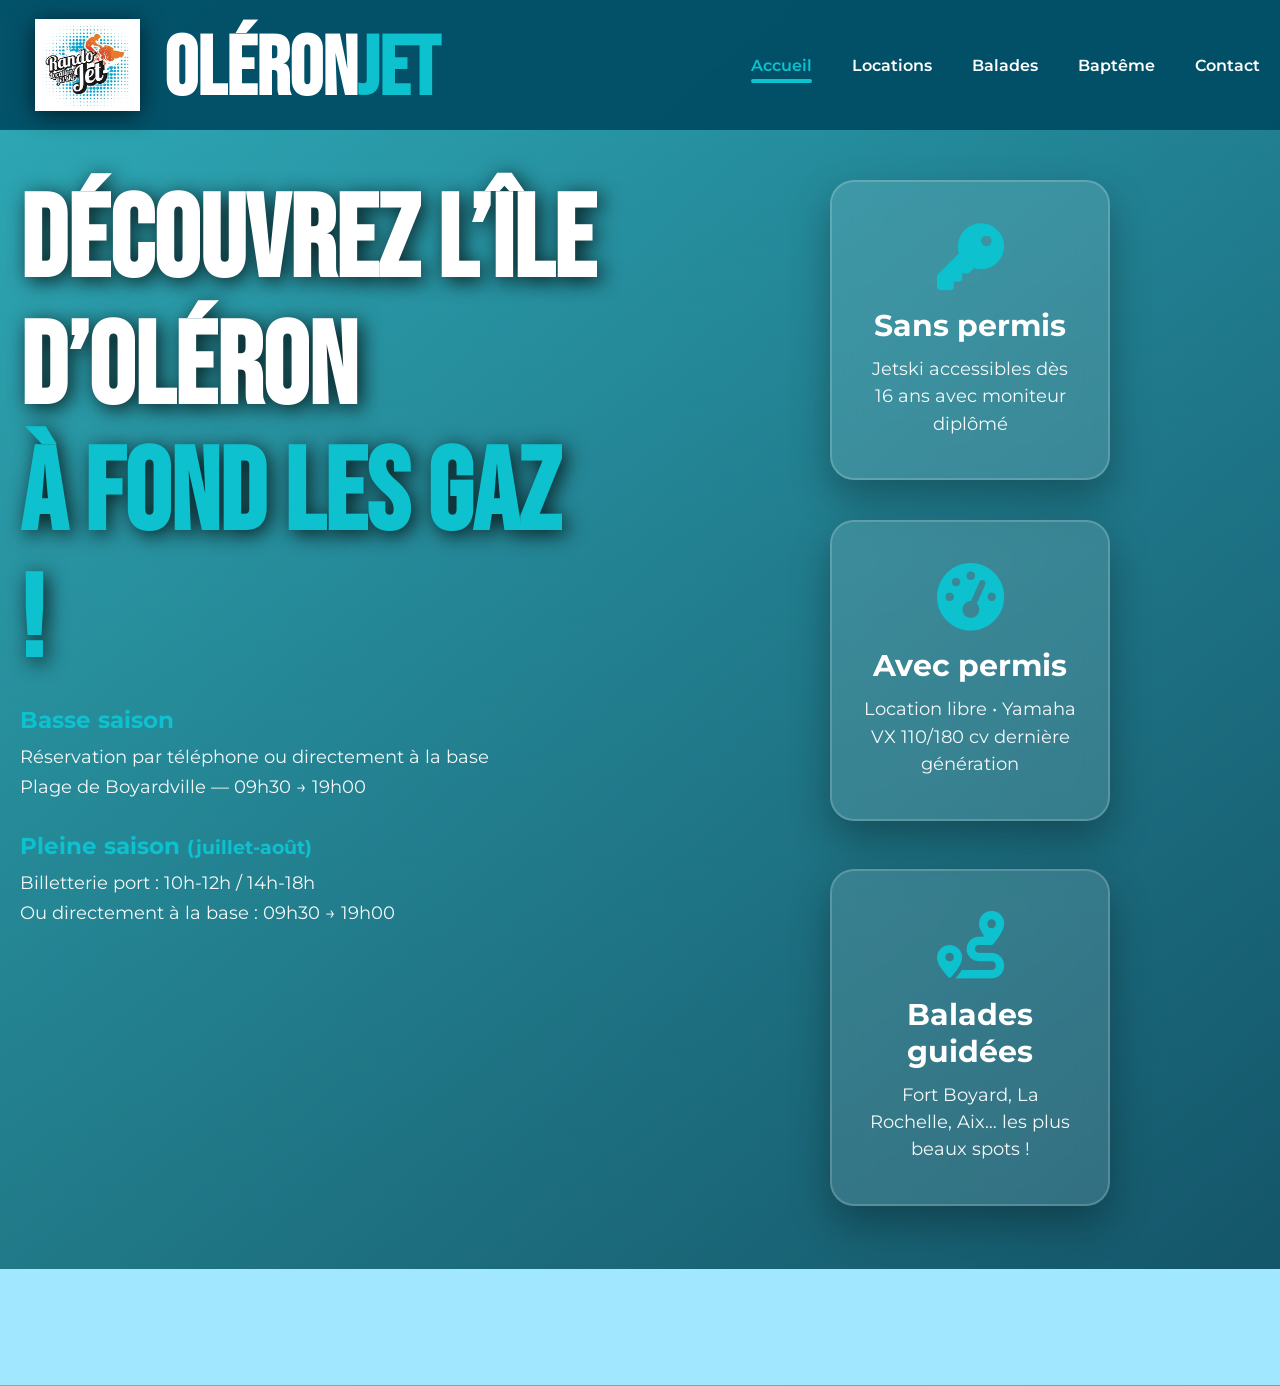
<file: index.html>
<!DOCTYPE html>
<html lang="fr">
<head>
    <meta charset="UTF-8">
    <meta name="viewport" content="width=device-width, initial-scale=1.0">
    <title>Oléron Jet - Location & Balades Jetski Île d'Oléron</title>
    <meta name="description" content="Location jetski sans permis dès 16 ans • Balades Fort Boyard • Oléron Jet">
    <link rel="preconnect" href="https://fonts.googleapis.com">
    <link rel="preconnect" href="https://fonts.gstatic.com" crossorigin>
    <link href="https://fonts.googleapis.com/css2?family=Montserrat:wght@400;600;800&family=Bebas+Neue&display=swap" rel="stylesheet">
    <link rel="stylesheet" href="https://cdnjs.cloudflare.com/ajax/libs/font-awesome/6.5.0/css/all.min.css">
    <link rel="stylesheet" href="style.css">
</head>
<body>

    <header class="header">
        <div class="container">
            <a href="index.html" class="logo-link">
  <div class="logo">
    <img src="logo mickael.webp" alt="Oléron Jet" class="logo-img">
    <h1>Oléron<span>Jet</span></h1>
  </div>
</a>
            <nav class="nav">
                <ul>
                    <li><a href="index.html" class="active">Accueil</a></li>
                    <li><a href="location-jetski.html">Locations</a></li>
                    <li><a href="randonnees.html">Balades</a></li>
                    <li><a href="bapteme.html">Baptême</a></li>
                    <li><a href="#" id="openModal">Contact</a></li>
                </ul>
                <div class="hamburger" aria-label="Menu" tabindex="0">
                    <span></span><span></span><span></span>
                </div>
            </nav>
        </div>
    </header>

    <section class="hero-full">
        <div class="hero-overlay"></div>
        <div class="wave-bottom"></div>
        <div class="hero-grid container">
            <div class="hero-left-new">
                <h2>Découvrez l’Île d’Oléron<br><span>à fond les gaz !</span></h2>
                <div class="resa-info">
                    <div class="basse"><h4>Basse saison</h4><p>Réservation par téléphone ou directement à la base<br>Plage de Boyardville — 09h30 → 19h00</p></div>
                    <div class="haute"><h4>Pleine saison <small>(juillet-août)</small></h4><p>Billetterie port : 10h-12h / 14h-18h<br>Ou directement à la base : 09h30 → 19h00</p></div>
                </div>
            </div>
            <div class="hero-right">
                <div class="cards-top">
                    <div class="service-card"><i class="fas fa-key"></i><h3>Sans permis</h3><p>Jetski accessibles dès 16 ans avec moniteur diplômé</p></div>
                    <div class="service-card"><i class="fas fa-tachometer-alt"></i><h3>Avec permis</h3><p>Location libre • Yamaha VX 110/180 cv dernière génération</p></div>
                </div>
                <div class="cards-bottom">
                    <div class="service-card"><i class="fas fa-route"></i><h3>Balades guidées</h3><p>Fort Boyard, La Rochelle, Aix… les plus beaux spots !</p></div>
                </div>
            </div>
        </div>
    </section>

    <div class="modal" id="contactModal">
        <div class="modal-content">
            <button class="close-modal" aria-label="Fermer">×</button>
            <div class="wave-bg"></div>
            <h3>Prenez la vague avec nous !</h3>
            <form>
                <input type="text" placeholder="Votre nom" required>
                <input type="tel" placeholder="Téléphone" required>
                <input type="email" placeholder="Email" required>
                <textarea rows="4" placeholder="Date souhaitée • Nombre de personnes • Message..."></textarea>
                <button type="submit">Envoyer la demande</button>
            </form>
        </div>
    </div>

    <script src="script.js"></script>
</body>
</html>
</file>
<file: style.css>
*{margin:0;padding:0;box-sizing:border-box;}
html{scroll-behavior:smooth;}
body{font-family:'Montserrat',sans-serif;background:linear-gradient(to bottom,#a0e7ff,#e6f9ff);overflow-x:hidden;}
.container{max-width:1400px;margin:0 auto;padding:0 20px;}
:root{--turquoise:#0dc1ce;--bleu-fonce:#004d66;--orange:#ff6b35;}

.header{position:fixed;top:0;left:0;right:0;background:rgba(0,77,102,0.95);backdrop-filter:blur(10px);z-index:1000;padding:1.2rem 0;transition:all .4s;}
.header.scrolled{padding:.7rem 0;background:rgba(0,77,102,0.99);}
.header .container{display:flex;justify-content:space-between;align-items:center;}

.logo{
    display:flex;
    align-items:center;
    gap:clamp(12px,3vw,24px);
    margin-left:clamp(-60px,-6vw,-20px);
}
.logo-img{
    height:clamp(68px,10vw,92px);
    width:auto;
    filter:drop-shadow(0 4px 12px rgba(0,0,0,0.6));
    transition:.3s;
}
.logo h1{
    font-family:'Bebas Neue',sans-serif;
    color:white;
    font-size:clamp(2.6rem,6.5vw,5.2rem) !important;
    margin-bottom:clamp(-10px,-1.5vw,-6px);
    white-space:nowrap;
}
.logo span{color:var(--turquoise);}

.nav ul{display:flex;gap:2.5rem;list-style:none;}
.nav a{color:white;text-decoration:none;font-weight:600;position:relative;transition:.3s;}
.nav a:hover,.nav a.active{color:var(--turquoise);}
.nav a.active::after{content:'';position:absolute;bottom:-8px;left:0;width:100%;height:4px;background:var(--turquoise);border-radius:2px;}
.hamburger{display:none;cursor:pointer;width:36px;height:30px;position:relative;z-index:1001;}
.hamburger span{display:block;width:100%;height:4px;background:white;border-radius:4px;transition:all .4s ease;}
.hamburger span:nth-child(2){margin:7px 0;}
.hamburger.active span:nth-child(1){transform:translateY(11px) rotate(45deg);}
.hamburger.active span:nth-child(2){opacity:0;}
.hamburger.active span:nth-child(3){transform:translateY(-11px) rotate(-45deg);}

@media (max-width: 480px) {
    .logo{margin-left:15px;gap:12px;}
    .logo-img{height:68px;}
    .logo h1{font-size:2.4rem !important;}
}
@media (min-width: 481px) and (max-width:1542px) {
    .logo{margin-left:15px;}
}

.hero-full{
    position:relative;
    min-height:100dvh;
    background:linear-gradient(rgba(0,0,0,0.4),rgba(0,0,0,0.6)),
               url('https://images.unsplash.com/photo-1563809840276-78d460c164af?q=80&w=2070&auto=format') center/cover no-repeat;
    display:flex;
    align-items:center;
    color:white;
    padding-top:calc(env(safe-area-inset-top) + 180px) !important;
    padding-bottom:180px;
}
.hero-overlay{position:absolute;inset:0;background:linear-gradient(135deg,rgba(13,193,206,0.6),rgba(0,77,102,0.8));}
.wave-bottom{
    position:absolute;bottom:0;left:0;right:0;height:117px;
    background:url('data:image/svg+xml;utf8,<svg viewBox="0 0 1440 320" xmlns="http://www.w3.org/2000/svg"><path fill="%23a0e7ff" fill-opacity="1" d="M0,96L48,112C96,128,192,160,288,160C384,160,480,128,576,112C672,96,768,96,864,112C960,128,1056,160,1152,160C1248,160,1344,128,1392,112L1440,96L1440,320L1392,320C1344,320,1248,320,1152,320C1056,320,960,320,864,320C768,320,672,320,576,320C480,320,384,320,288,320C192,320,96,320,48,320L0,320Z"></path></svg>') center bottom/cover no-repeat;
    z-index:1;
}

.hero-grid{
    display:grid;
    grid-template-columns:repeat(auto-fit, minmax(500px, 1fr));
    gap:5rem;
    align-items:start;
    position:relative;
    z-index:2;
    max-width:1400px;
    margin:0 auto;
    padding:0 20px;
}

.hero-left-new h2{font-family:'Bebas Neue',sans-serif;font-size:clamp(3.8rem,9vw,7.5rem);line-height:1.1;margin-bottom:1.2rem;text-shadow:4px 4px 20px rgba(0,0,0,0.8);}
.hero-left-new h2 span{color:var(--turquoise);}
.ouverture{font-size:1.55rem;color:var(--turquoise);font-weight:700;margin:2rem 0 2.5rem;text-shadow:2px 2px 10px rgba(0,0,0,0.8);}
.resa-info{display:grid;gap:1.8rem;}
.resa-info h4{font-size:1.45rem;color:var(--turquoise);margin-bottom:0.5rem;font-weight:700;}
.resa-info p{line-height:1.65;font-size:1.15rem;opacity:0.95;}

.hero-right .cards-top{display:flex;gap:2.5rem;justify-content:center;flex-wrap:wrap;}
.hero-right .cards-bottom{display:flex;justify-content:center;margin-top:3rem;}
.service-card{
    background:rgba(255,255,255,0.12);
    padding:2.6rem 2rem;
    border-radius:24px;
    text-align:center;
    backdrop-filter:blur(14px);
    border:2px solid rgba(255,255,255,0.18);
    box-shadow:0 18px 40px rgba(0,0,0,0.3);
    transition:all .5s;
    color:white;
    width:100%;
    max-width:280px;
}
.service-card:hover{transform:translateY(-16px);background:rgba(255,255,255,0.22);}
.service-card i{font-size:4.2rem;color:var(--turquoise);margin-bottom:1rem;}
.service-card h3{font-size:1.9rem;margin-bottom:0.7rem;font-weight:700;}
.service-card p{font-size:1.1rem;line-height:1.55;opacity:0.95;}

.modal{display:none;position:fixed;inset:0;background:rgba(0,77,102,0.97);backdrop-filter:blur(15px);z-index:2000;align-items:center;justify-content:center;padding:15px;overflow-y:auto;}
.modal.active{display:flex;}
.modal-content{
    position:relative;
    background:rgba(255,255,255,0.98);
    padding:4.5rem 3rem 3.5rem;
    border-radius:28px;
    max-width:520px;
    width:92%;
    margin:20px;
    max-height:95dvh;
    overflow-y:auto;
    box-shadow:0 35px 90px rgba(0,0,0,0.45);
    animation:zoomIn .6s ease;
    border:3px solid rgba(13,193,206,0.25);
    box-sizing:border-box;
}
@keyframes zoomIn{from{transform:scale(0.6);opacity:0}to{transform:scale(1);opacity:1}}
.wave-bg{position:absolute;top:0;left:0;right:0;height:220px;background:linear-gradient(135deg,var(--turquoise),rgba(0,77,102,0.9));opacity:0.2;animation:float 10s ease-in-out infinite;}
@keyframes float{0%,100%{transform:translateY(0)}50%{transform:translateY(-25px)}}
.modal h3{font-size:2.7rem;color:var(--bleu-fonce);text-align:center;margin-bottom:1rem;font-weight:800;position:relative;z-index:2;}
.modal form{position:relative;z-index:2;display:flex;flex-direction:column;gap:1.4rem;}
.modal input,.modal textarea{padding:1.2rem;border:2px solid #e0e0e0;border-radius:14px;font-size:1.05rem;transition:all .3s;}
.modal input:focus,.modal textarea:focus{border-color:var(--turquoise);outline:none;box-shadow:0 0 0 5px rgba(13,193,206,0.25);}
.modal button{padding:1.3rem;background:linear-gradient(45deg,var(--turquoise),#00a0b0);color:white;border:none;border-radius:16px;font-size:1.35rem;font-weight:700;cursor:pointer;transition:all .4s;box-shadow:0 10px 30px rgba(13,193,206,0.3);}
.modal button:hover{transform:translateY(-6px) scale(1.05);}
.close-modal{position:absolute;top:12px;right:18px;background:none;border:none;font-size:3.2rem;color:var(--bleu-fonce);cursor:pointer;transition:.4s;z-index:10;width:50px;height:50px;display:flex;align-items:center;justify-content:center;}
.close-modal:hover{transform:rotate(90deg);color:var(--orange);}

@media (max-width: 480px) {
    .modal-content{padding:3.5rem 2rem 3rem;border-radius:22px;width:94%;margin:15px;}
    .modal h3{font-size:2.4rem;}
    .modal input,.modal textarea{padding:1.1rem;font-size:1rem;}
    .modal button{padding:1.2rem;font-size:1.3rem;}
}

@media (max-width: 1100px) {
    .hero-grid{grid-template-columns:1fr;gap:4rem;text-align:center;justify-items:center;}
    .hero-left-new,.hero-right{text-align:center;}
}
@media (max-width: 992px) {
    .hamburger{display:block;}
    .nav ul{position:fixed;top:0;left:-100%;width:100%;height:100vh;background:var(--bleu-fonce);flex-direction:column;align-items:center;justify-content:center;gap:4.5rem;font-size:2.6rem;transition:left .5s;z-index:999;}
    .nav ul.active{left:0;}
    .hero-full{padding-top:calc(env(safe-area-inset-top) + 140px) !important;padding-bottom:160px;align-items:flex-start;}
    .cards-top{flex-direction:column;gap:3rem;align-items:center;}
    .cards-bottom{margin-top:2rem;}
    .service-card{max-width:380px;padding:3rem 2.2rem;}
}
@media (max-width: 640px) {
    .hero-left-new h2{font-size:4.6rem !important;}
    .hero-left-new h2 span{font-size:0.9em;display:block;}
    .ouverture{font-size:1.4rem;}
    .resa-info h4{font-size:1.5rem;}
    .service-card{padding:2.6rem 1.8rem;}
}

@supports (padding-top: env(safe-area-inset-top)) {
    .hero-full{padding-top:calc(env(safe-area-inset-top) + 180px) !important;}
}
@supports (padding-top: env(safe-area-inset-top)) {
    .hero-full {
        padding-top: calc(env(safe-area-inset-top) + 140px);
    }
}

@media (max-width: 992px) {
    .hero-full {
        padding-top: 160px; 
    }
}

.hero-location{
    position:relative;
    background:linear-gradient(rgba(0,0,0,0.4),rgba(0,0,0,0.6)), url('https://images.unsplash.com/photo-1563809840276-78d460c164af?q=80&w=2070&auto=format') center/cover;
    padding:180px 0 120px;
    text-align:center;
    color:white;
}
.hero-location h2{font-size:clamp(3rem,8vw,6rem);font-family:'Bebas Neue',sans-serif;}
.hero-location .subtitle{font-size:1.4rem;margin-top:1rem;opacity:0.9;}

.section{padding:80px 0;}
.intro-text{max-width:800px;margin:0 auto 1.5rem;font-size:1.2rem;line-height:1.8;text-align:center;}
.intro-text a{color:var(--turquoise);font-weight:600;}

.jets-grid{display:grid;grid-template-columns:repeat(auto-fit,minmax(340px,1fr));gap:3rem;margin-top:4rem;}
.jet-card{background:rgba(255,255,255,0.95);border-radius:24px;overflow:hidden;box-shadow:0 20px 50px rgba(0,0,0,0.15);transition:.4s;}
.jet-card:hover{transform:translateY(-12px);}
.jet-card img{width:100%;height:280px;object-fit:cover;}
.jet-info{padding:2rem;}
.jet-info h3{font-size:2.2rem;margin-bottom:0.5rem;}
.puce{background:var(--turquoise);color:#004d66;padding:4px 12px;border-radius:30px;font-size:0.9rem;font-weight:bold;margin-left:10px;}
.jet-info ul{margin:1.2rem 0;opacity:0.9;}
.jet-info ul li{margin:0.5rem 0;}
.prix{margin-top:1.5rem;font-size:1.5rem;font-weight:800;color:var(--bleu-fonce);}
.prix small{display:block;font-weight:normal;font-size:0.9rem;margin-top:0.5rem;opacity:0.8;}

.conditions{background:#f8fbff;padding:90px 0;}
.conditions h3{text-align:center;font-size:2.8rem;margin-bottom:3rem;color:var(--bleu-fonce);}
.grid-2{display:grid;grid-template-columns:repeat(auto-fit,minmax(300px,1fr));gap:3rem;}
.check li{position:relative;padding-left:28px;margin:1rem 0;font-size:1.1rem;}
.check li::before{content:'✓';position:absolute;left:0;color:var(--turquoise);font-weight:bold;font-size:1.3rem;}

.resa{background:var(--bleu-fonce);color:white;padding:90px 0;}
.resa h3{text-align:center;font-size:2.8rem;margin-bottom:3rem;}
.card-resa{background:rgba(255,255,255,0.12);padding:2.5rem;border-radius:20px;text-align:center;}
.card-resa h4{font-size:1.8rem;margin-bottom:1rem;color:var(--turquoise);}


:root{--turquoise:#0dc1ce;--bleu-fonce:#004d66;--orange:#ff6b35}

.hero-balades{
  position:relative;
  min-height:62vh;
  display:flex;
  align-items:center;
  color:white;
  padding:120px 0;
  background:linear-gradient(rgba(0,0,0,0.28),rgba(0,0,0,0.45)), url('hero-rando.jpg') center/cover no-repeat;
}
.hero-balades .hero-content{z-index:2; text-align:left}
.hero-balades h1{font-family:'Bebas Neue',sans-serif; font-size:clamp(2.8rem,6vw,5.6rem); line-height:1}
.hero-balades .subtitle{font-size:1.15rem; margin-top:0.6rem; opacity:0.95}

.intro-balade .intro-text{font-size:1.15rem; line-height:1.7; text-align:left}

.rando-grid{
  display:grid;
  grid-template-columns:repeat(4,1fr);
  gap:1.6rem;
  margin-top:2rem;
}
.rando-card{
  background:rgba(255,255,255,0.98);
  border-radius:18px;
  overflow:hidden;
  box-shadow:0 20px 40px rgba(0,0,0,0.12);
  transition:transform .35s ease, box-shadow .35s ease;
}
.rando-card:hover{transform:translateY(-8px); box-shadow:0 34px 80px rgba(0,0,0,0.18)}
.rando-card img{width:100%; height:180px; object-fit:cover; display:block}
.rando-info{padding:1.25rem}
.rando-info h3{font-size:1.45rem; margin-bottom:0.4rem; color:var(--bleu-fonce)}
.lieux{opacity:0.85; margin-bottom:0.6rem}
.price{font-weight:800; color:var(--bleu-fonce); font-size:1.1rem}
.price span{font-weight:500; font-size:0.95rem; color:#333}
.tag{display:inline-block; margin-top:0.6rem; padding:6px 10px; border-radius:999px; background:var(--turquoise); color:#003b44; font-weight:700; font-size:0.85rem}
.bestseller{background:var(--orange); color:white}

.pack-photo{
  display:grid;
  grid-template-columns:1fr 380px;
  gap:1.6rem;
  align-items:center;
}
.photo-grid{
  display:grid;
  grid-template-columns:repeat(2,1fr);
  gap:0.6rem;
}
.photo-grid img{width:100%; height:160px; object-fit:cover; border-radius:12px}
.photo-text h2{margin:0 0 0.6rem 0; color:var(--bleu-fonce)}

.conditions-balade .check{background:transparent}
.check ul{list-style:none; padding:0; margin:0}
.check li{position:relative; padding-left:30px; margin:0.9rem 0}
.check li::before{content:'✓'; position:absolute; left:0; top:0; color:var(--turquoise); font-weight:800}
.resa-card{background:rgba(255,255,255,0.95); padding:1rem; border-radius:12px; box-shadow:0 12px 30px rgba(0,0,0,0.06)}

.fade-in{opacity:0; transform:translateY(14px); transition:opacity .6s ease, transform .6s ease}
.fade-in.visible{opacity:1; transform:none}

@media (max-width:1100px){
  .rando-grid{grid-template-columns:repeat(2,1fr)}
  .pack-photo{grid-template-columns:1fr 320px}
}
@media (max-width:640px){
  .hero-balades{padding:110px 0}
  .hero-balades .hero-content{text-align:center}
  .rando-grid{grid-template-columns:1fr; gap:1rem}
  .rando-card img{height:220px}
  .pack-photo{grid-template-columns:1fr}
  .photo-grid{grid-template-columns:repeat(3,1fr); gap:0.5rem}
  .photo-grid img{height:110px}
  .container{padding:0 16px}
}

.highlight-intro {
  padding: 4rem 1rem;
  text-align: center;
  background: linear-gradient(135deg, #f0fffe 0%, #e6f7f7 100%);
  margin: 2rem auto;
}

.highlight-title {
  font-size: 2.4rem;
  line-height: 1.25;
  margin: 0 auto 1.4rem;
  color: var(--bleu-fonce);
  font-weight: 800;
}

.highlight-title strong {
  color: var(--turquoise);
  font-weight: 900;
}

.highlight-text {
  font-size: 1.25rem;
  max-width: 800px;
  margin: 0 auto;
  line-height: 1.7;
  color: #333;
}
.pack-photo-new {
  padding: 4rem 0;
  background: #fafafa;
}

.pack-photo-wrapper {
  display: grid;
  grid-template-columns: 1fr 1fr;
  gap: 3rem;
  align-items: center;
  max-width: 1100px;
  margin: 0 auto;
}

.photo-grid-new {
  display: grid;
  grid-template-columns: repeat(3, 1fr);
  gap: 0.8rem;
}

.photo-grid-new img {
  width: 100%;
  height: 180px;
  object-fit: cover;
  border-radius: 16px;
  box-shadow: 0 8px 25px rgba(0,0,0,0.12);
  transition: transform 0.3s ease;
}

.photo-grid-new img:hover {
  transform: scale(1.05);
}

.photo-text-new h2 {
  font-size: 2rem;
  color: var(--bleu-fonce);
  margin: 0 0 1rem 0;
}

.photo-text-new p {
  font-size: 1.15rem;
  line-height: 1.7;
  color: #333;
}

@media (max-width: 767px) {
  .highlight-title {
    font-size: 1.9rem;
  }
  .highlight-intro {
    padding: 3rem 1rem;
  }

  .pack-photo-wrapper {
    grid-template-columns: 1fr;
    gap: 2rem;
  }

  .photo-grid-new {
    grid-template-columns: repeat(3, 1fr);
  }

  .photo-grid-new img {
    height: 120px;
  }
}

.bapteme-hero {
    position: relative;
    background: #000;
    color: white;
    padding: 80px 20px;
    text-align: center;
}

.bapteme-hero img {
    width: 100%;
    height: 350px;
    object-fit: cover;
    border-radius: 12px;
    margin-bottom: 20px;
}

.bapteme-hero h1 {
    font-size: 2.4rem;
    font-weight: 700;
    margin-bottom: 10px;
}

.bapteme-section {
    max-width: 900px;
    margin: 40px auto;
    padding: 0 20px;
}

.bapteme-description {
    background: #ffffff;
    padding: 30px;
    border-radius: 14px;
    box-shadow: 0 4px 18px rgba(0,0,0,0.08);
    line-height: 1.7;
}

.bapteme-description h2 {
    font-size: 1.9rem;
    margin-bottom: 15px;
    color: #003366;
}

.bapteme-description p {
    margin-bottom: 15px;
}

.details-box {
    margin: 25px 0;
    padding: 20px;
    background: #f3f8ff;
    border-left: 4px solid #0077ff;
    border-radius: 10px;
}

.details-box ul {
    list-style: none;
    padding: 0;
}

.details-box ul li {
    margin: 8px 0;
    font-weight: 500;
}

.resa-section h3 {
    margin-top: 25px;
    font-size: 1.5rem;
    color: #003366;
}

.resa-section p {
    margin: 8px 0;
}

.bapteme-bottom-space {
    height: 80px;
}

.bapteme-info-box {
    background: #ffffff;
    padding: 25px;
    border-radius: 14px;
    border: 2px solid #dbe7ff;
    box-shadow: 0 6px 20px rgba(0,0,0,0.06);
    margin-top: 30px;
}

.reservation {
    background:rgba(0, 77, 102, 0.99);
    padding:2.6rem 2rem;
    border-radius:24px;
    text-align:center;
    backdrop-filter:blur(14px);
    border:2px solid rgba(255,255,255,0.18);
    box-shadow:0 18px 40px rgba(0,0,0,0.3);
    transition:all .5s;
    color:white;
    width:100%;
    max-width:auto;
}
.reservation h4{
    text-align: center;
    margin-bottom: 20px;
    font-size: large;
}
.reservation p{font-size:1.1rem;line-height:1.55;opacity:0.95;}

.logo-link {
  text-decoration: none;
  color: inherit;
}

@media (max-width: 768px) {
    .bapteme-hero img {
        height: 250px;
    }
    .bapteme-description {
        padding: 20px;
    }
    .bapteme-hero h1 {
        font-size: 2rem;
    }
}
</file>
